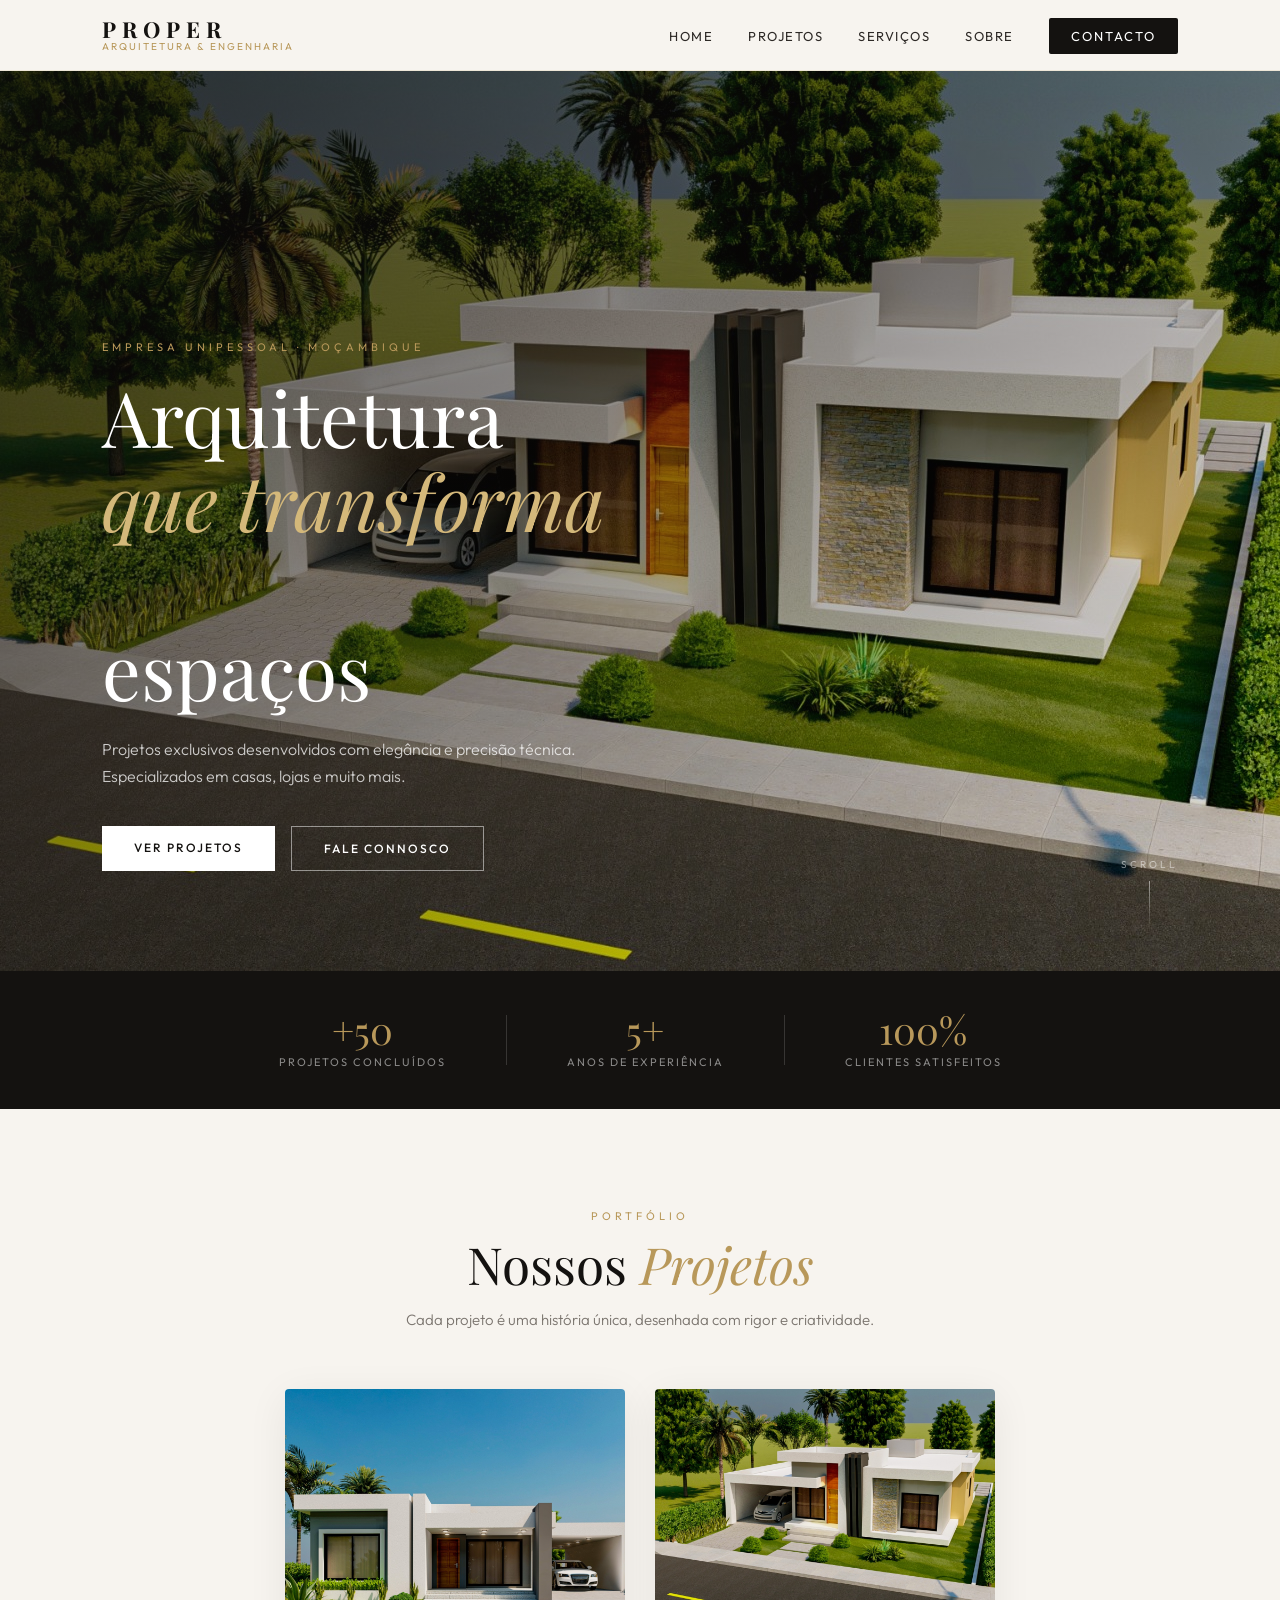
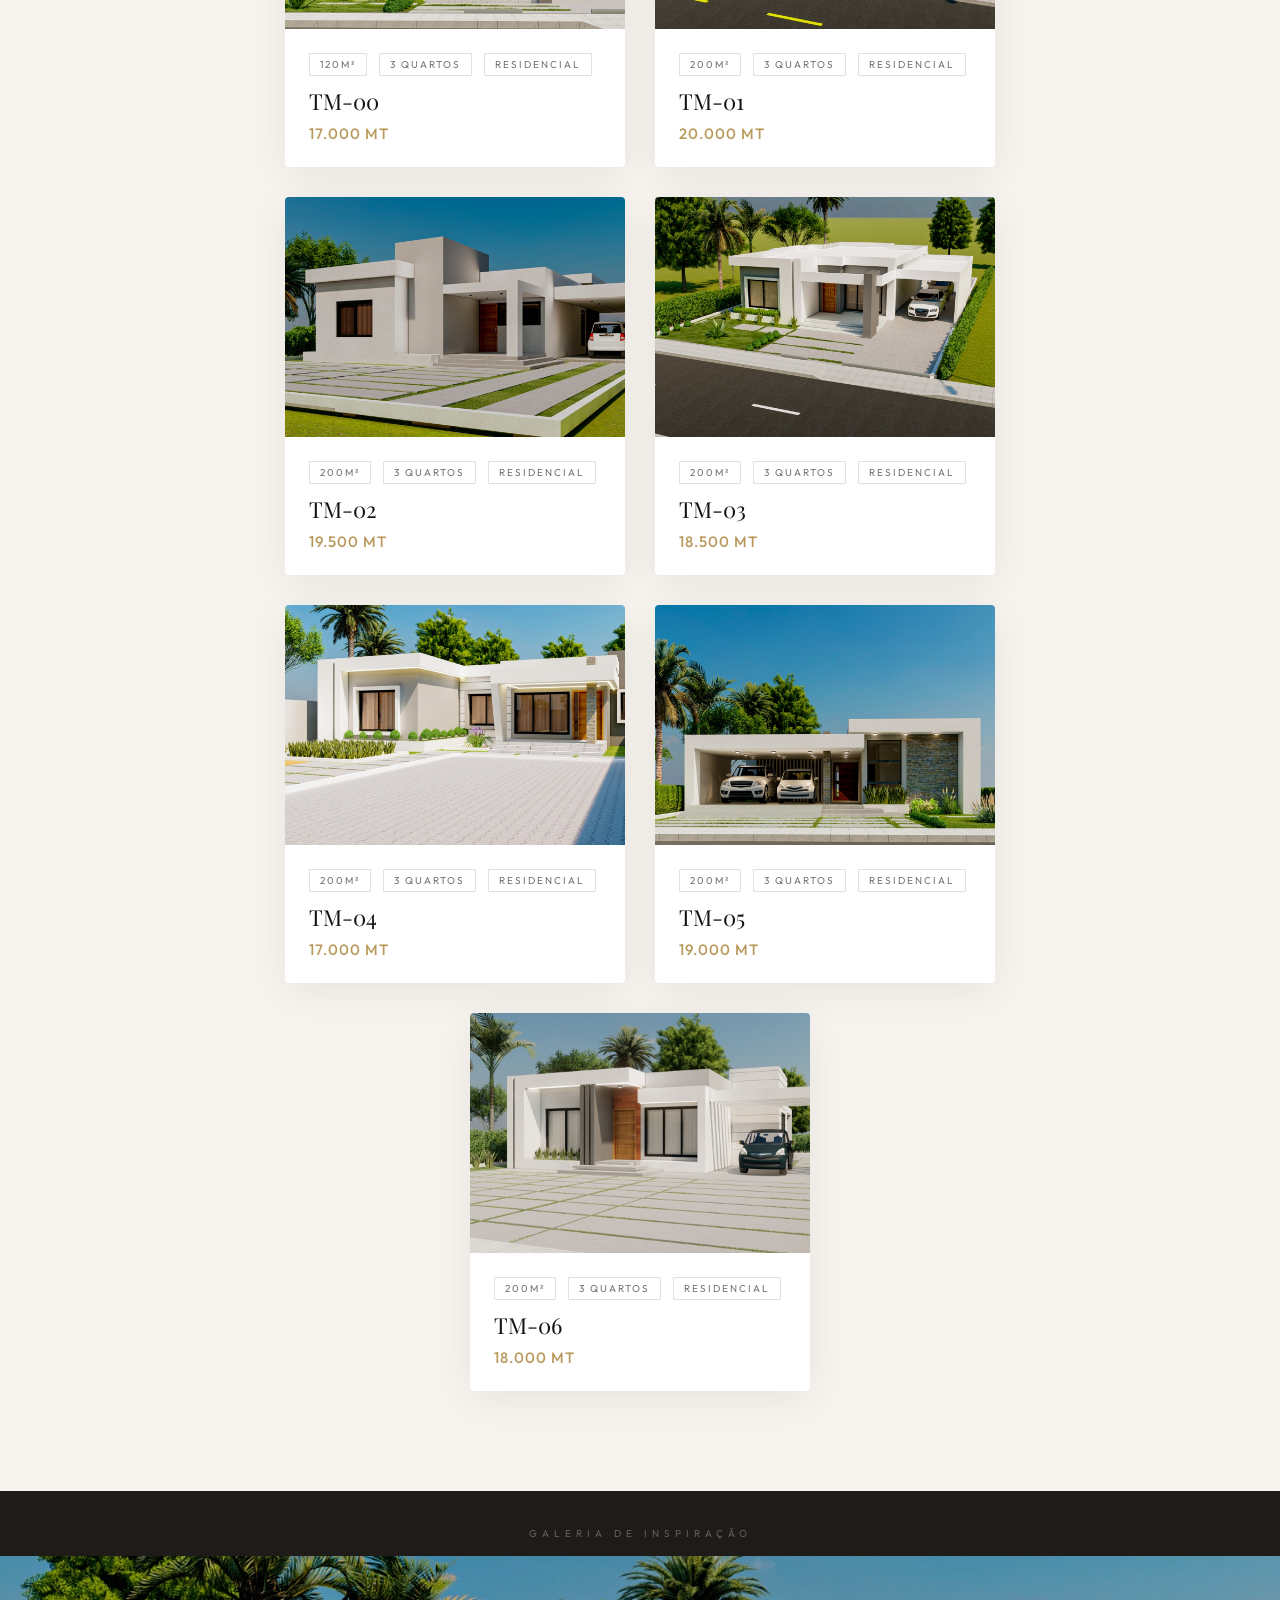
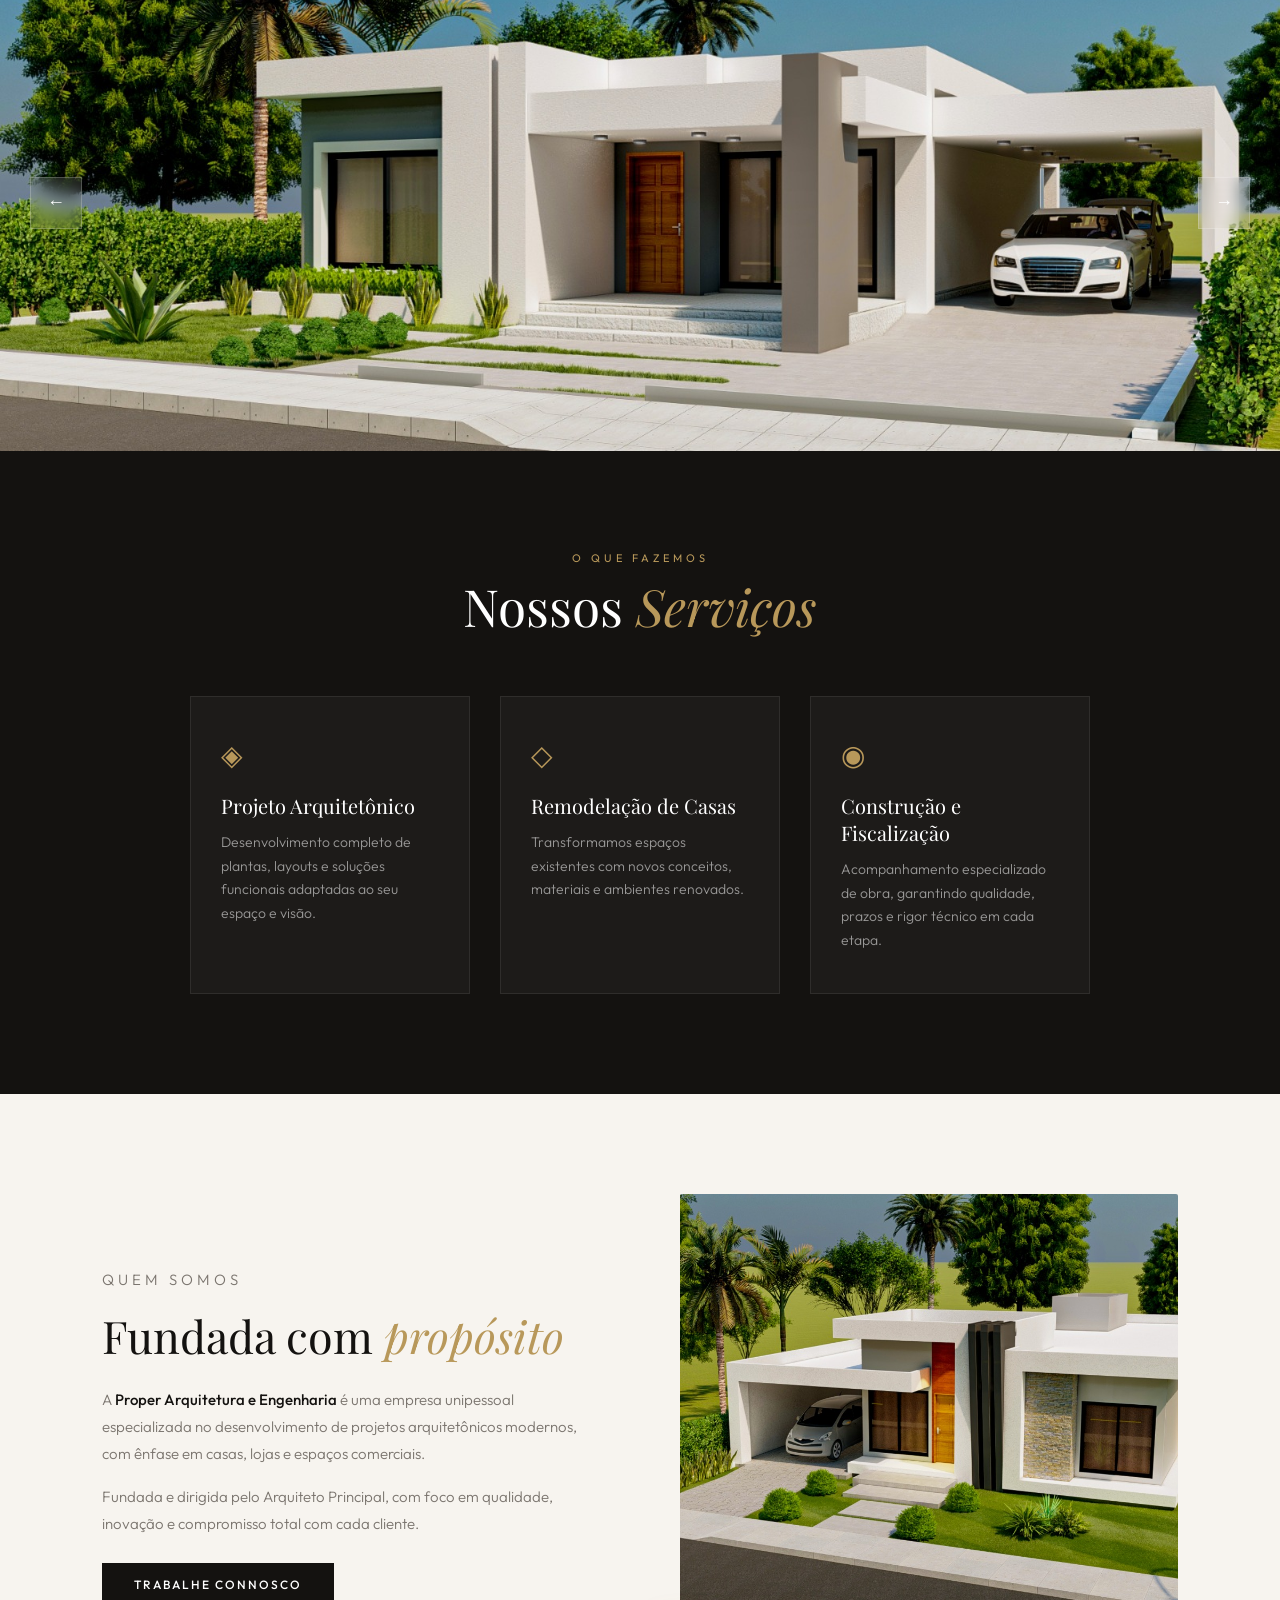
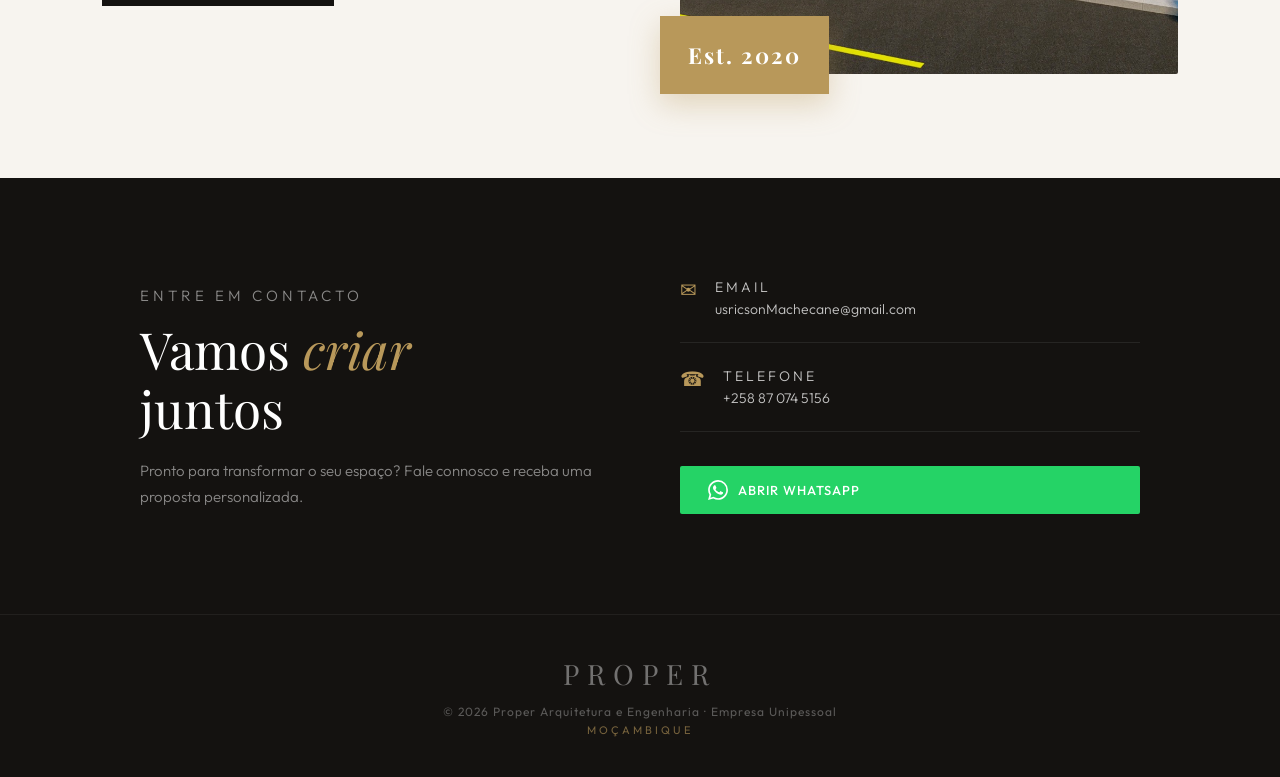
<file: index.html>
<!DOCTYPE html>
<html lang="pt">
<head>
    <meta charset="UTF-8">
    <meta name="viewport" content="width=device-width, initial-scale=1.0">
    <title>Proper Arquitetura e Engenharia</title>
    <link rel="preconnect" href="https://fonts.googleapis.com">
    <link href="https://fonts.googleapis.com/css2?family=Playfair+Display:ital,wght@0,400;0,700;1,400&family=Outfit:wght@300;400;500&display=swap" rel="stylesheet">
    <link rel="stylesheet" href="style.css">
</head>
<body>

<!-- NAVBAR -->
<nav class="navbar" id="navbar">
    <div class="logo">
        <span class="logo-main">PROPER</span>
        <span class="logo-sub">Arquitetura & Engenharia</span>
    </div>
    <ul class="nav-links">
        <li><a href="#home">Home</a></li>
        <li><a href="#projetos">Projetos</a></li>
        <li><a href="#servicos">Serviços</a></li>
        <li><a href="#sobre">Sobre</a></li>
        <li><a href="#contacto" class="nav-cta">Contacto</a></li>
    </ul>
    <button class="menu-toggle" onclick="toggleMenu()">&#9776;</button>
</nav>

<!-- HERO -->
<section id="home" class="hero">
    <div class="hero-overlay"></div>
    <div class="hero-content">
        <p class="hero-tag">Empresa Unipessoal · Moçambique</p>
        <h1>Arquitetura<br><em>que transforma</em><br>espaços</h1>
        <p class="hero-desc">Projetos exclusivos desenvolvidos com elegância e precisão técnica. Especializados em casas, lojas e muito mais.</p>
        <div class="hero-actions">
            <a href="#projetos" class="btn btn-light">Ver Projetos</a>
            <a href="#contacto" class="btn btn-outline">Fale Connosco</a>
        </div>
    </div>
    <div class="hero-scroll">
        <span>Scroll</span>
        <div class="scroll-line"></div>
    </div>
</section>

<!-- STATS -->
<section class="stats-bar">
    <div class="stat">
        <span class="stat-num">+50</span>
        <span class="stat-label">Projetos Concluídos</span>
    </div>
    <div class="stat-divider"></div>
    <div class="stat">
        <span class="stat-num">5+</span>
        <span class="stat-label">Anos de Experiência</span>
    </div>
    <div class="stat-divider"></div>
    <div class="stat">
        <span class="stat-num">100%</span>
        <span class="stat-label">Clientes Satisfeitos</span>
    </div>
</section>

<!-- PROJETOS -->
<section id="projetos" class="section">
    <div class="section-header">
        <p class="section-tag">Portfólio</p>
        <h2>Nossos <em>Projetos</em></h2>
        <p class="section-desc">Cada projeto é uma história única, desenhada com rigor e criatividade.</p>
    </div>
    <div class="grid">
        <div  class="card tm00" data-aos>
            <div class="card-img-wrapper">
                <img class="tm00" src="img/PHOTO-2026-03-10-10-38-46.jpg" alt="TM-00">
                <div class="card-overlay">
                    <button onclick="abrirGaleria('Casa Matola','45.000 MT')" class="btn-ver">Ver Galeria →</button>
                </div>
            </div>
            <div class="card-body">
                <div class="card-meta">
                    <span>120m²</span>
                    <span>3 Quartos</span>
                    <span>Residencial</span>
                </div>
                <h3>TM-00</h3>
                <p class="card-price">17.000 MT</p>
            </div>
        </div>

        <div class="tm01 card" data-aos>
            <div class="card-img-wrapper">
                <img src="img/PHOTO-2026-03-10-10-39-01.jpg" alt="Casa Xipamanine">
                <div class="card-overlay">
                    <button onclick="abrirGaleria('Casa Xipamanine','75.000 MT')" class="btn-ver">Ver Galeria →</button>
                </div>
            </div>
            <div class="card-body">
                <div class="card-meta">
                    <span>200m²</span>
                    <span>3 Quartos</span>
                    <span>Residencial</span>
                </div>
                <h3>TM-01</h3>
                <p class="card-price">20.000 MT</p>
            </div>
        </div>

              <div class="tm02 card" data-aos>
            <div class="card-img-wrapper">
                <img src="img/PHOTO-2026-03-10-10-39-00 4.jpg" alt="Casa Xipamanine">
                <div class="card-overlay">
                    <button onclick="abrirGaleria('Casa Xipamanine','75.000 MT')" class="btn-ver">Ver Galeria →</button>
                </div>
            </div>
            <div class="card-body">
                <div class="card-meta">
                    <span>200m²</span>
                    <span>3 Quartos</span>
                    <span>Residencial</span>
                </div>
                <h3>TM-02</h3>
                <p class="card-price">19.500 MT</p>
            </div>
        </div>

              <div class="tm03 card" data-aos>
            <div class="card-img-wrapper">
                <img src="img/PHOTO-2026-03-10-10-38-49.jpg" alt="Casa Xipamanine">
                <div class="card-overlay">
                    <button onclick="abrirGaleria('Casa Xipamanine','75.000 MT')" class="btn-ver">Ver Galeria →</button>
                </div>
            </div>
            <div class="card-body">
                <div class="card-meta">
                    <span>200m²</span>
                    <span>3 Quartos</span>
                    <span>Residencial</span>
                </div>
                <h3>TM-03</h3>
                <p class="card-price">18.500 MT</p>
            </div>
        </div>

              <div class="tm04 card" data-aos>
            <div class="card-img-wrapper">
                <img src="img/PHOTO-2026-03-10-10-39-01 4.jpg" alt="Casa Xipamanine">
                <div class="card-overlay">
                    <button onclick="abrirGaleria('Casa Xipamanine','75.000 MT')" class="btn-ver">Ver Galeria →</button>
                </div>
            </div>
            <div class="card-body">
                <div class="card-meta">
                    <span>200m²</span>
                    <span>3 Quartos</span>
                    <span>Residencial</span>
                </div>
                <h3>TM-04</h3>
                <p class="card-price">17.000 MT</p>
            </div>
        </div>

              <div class="tm05 card" data-aos>
            <div class="card-img-wrapper">
                <img src="img/PHOTO-2026-03-10-10-38-51.jpg" alt="Casa Xipamanine">
                <div class="card-overlay">
                    <button onclick="abrirGaleria('Casa Xipamanine','75.000 MT')" class="btn-ver">Ver Galeria →</button>
                </div>
            </div>
            <div class="card-body">
                <div class="card-meta">
                    <span>200m²</span>
                    <span>3 Quartos</span>
                    <span>Residencial</span>
                </div>
                <h3>TM-05</h3>
                <p class="card-price">19.000 MT</p>
            </div>
        </div>

              <div class="tm06 card" data-aos>
            <div class="card-img-wrapper">
                <img src="img/PHOTO-2026-03-10-10-39-02 2.jpg" alt="Casa Xipamanine">
                <div class="card-overlay">
                    <button onclick="abrirGaleria('Casa Xipamanine','75.000 MT')" class="btn-ver">Ver Galeria →</button>
                </div>
            </div>
            <div class="card-body">
                <div class="card-meta">
                    <span>200m²</span>
                    <span>3 Quartos</span>
                    <span>Residencial</span>
                </div>
                <h3>TM-06</h3>
                <p class="card-price">18.000 MT</p>
            </div>
        </div>


    </div>
</section>

<!-- CAROUSEL -->
<div class="carousel-section">
    <div class="carousel-label">Galeria de Inspiração</div>
    <div class="carousel">
        <div class="slides">
            <img src="img/PHOTO-2026-03-10-10-38-46 2.jpg" alt="Projeto 1">
            <img src="img/PHOTO-2026-03-10-10-38-47 2.jpg" alt="Projeto 2">
            <img src="img/PHOTO-2026-03-10-10-38-47 3.jpg" alt="Projeto 3">
            <img src="img/PHOTO-2026-03-10-10-38-52.jpg" alt="Projeto 4">
            <img src="img/PHOTO-2026-03-10-10-38-59 2.jpg" alt="Projeto 5">
        </div>
        <button class="prev" aria-label="Anterior">&#8592;</button>
        <button class="next" aria-label="Próximo">&#8594;</button>
    </div>
</div>

<!-- SERVIÇOS -->
<section id="servicos" class="section section-dark">
    <div class="section-header light">
        <p class="section-tag">O que fazemos</p>
        <h2>Nossos <em>Serviços</em></h2>
    </div>
    <div class="grid-servicos">
        <div class="servico" data-aos>
            <div class="servico-icon">◈</div>
            <h3>Projeto Arquitetônico</h3>
            <p>Desenvolvimento completo de plantas, layouts e soluções funcionais adaptadas ao seu espaço e visão.</p>
        </div>
        <div class="servico" data-aos>
            <div class="servico-icon">◇</div>
            <h3>Remodelação de Casas</h3>
            <p>Transformamos espaços existentes com novos conceitos, materiais e ambientes renovados.</p>
        </div>
        <div class="servico" data-aos>
            <div class="servico-icon">◉</div>
            <h3>Construção e Fiscalização</h3>
            <p>Acompanhamento especializado de obra, garantindo qualidade, prazos e rigor técnico em cada etapa.</p>
        </div>
    </div>
</section>

<!-- SOBRE -->
<section id="sobre" class="section sobre-section">
    <div class="sobre-text" data-aos>
        <p class="section-tag">Quem somos</p>
        <h2>Fundada com <em>propósito</em></h2>
        <p>A <strong>Proper Arquitetura e Engenharia</strong> é uma empresa unipessoal especializada no desenvolvimento de projetos arquitetônicos modernos, com ênfase em casas, lojas e espaços comerciais.</p>
        <p>Fundada e dirigida pelo Arquiteto Principal, com foco em qualidade, inovação e compromisso total com cada cliente.</p>
        <a href="#contacto" class="btn btn-dark">Trabalhe Connosco</a>
    </div>
    <div class="sobre-visual" data-aos>
        <div class="sobre-img-frame">
            <img src="img/PHOTO-2026-03-10-10-39-01.jpg" alt="Projeto de Destaque" class="sobre-img">
            <div class="sobre-badge">Est. 2020</div>
        </div>
    </div>
</section>

<!-- CONTACTO -->
<section id="contacto" class="section contacto-section">
    <div class="contacto-inner">
        <div class="contacto-text">
            <p class="section-tag light">Entre em contacto</p>
            <h2>Vamos <em>criar</em><br>juntos</h2>
            <p>Pronto para transformar o seu espaço? Fale connosco e receba uma proposta personalizada.</p>
        </div>
        <div class="contacto-info">
            <div class="contacto-item">
                <span class="contacto-icon">✉</span>
                <div>
                    <p class="contacto-label">Email</p>
                    <p>usricsonMachecane@gmail.com</p>
                </div>
            </div>
            <div class="contacto-item">
                <span class="contacto-icon">☎</span>
                <div>
                    <p class="contacto-label">Telefone</p>
                    <p>+258 87 074 5156</p>
                </div>
            </div>
            <a href="https://wa.me/258842844264" class="btn btn-whatsapp" target="_blank">
                <svg width="20" height="20" viewBox="0 0 24 24" fill="currentColor"><path d="M17.472 14.382c-.297-.149-1.758-.867-2.03-.967-.273-.099-.471-.148-.67.15-.197.297-.767.966-.94 1.164-.173.199-.347.223-.644.075-.297-.15-1.255-.463-2.39-1.475-.883-.788-1.48-1.761-1.653-2.059-.173-.297-.018-.458.13-.606.134-.133.298-.347.446-.52.149-.174.198-.298.298-.497.099-.198.05-.371-.025-.52-.075-.149-.669-1.612-.916-2.207-.242-.579-.487-.5-.669-.51-.173-.008-.371-.01-.57-.01-.198 0-.52.074-.792.372-.272.297-1.04 1.016-1.04 2.479 0 1.462 1.065 2.875 1.213 3.074.149.198 2.096 3.2 5.077 4.487.709.306 1.262.489 1.694.625.712.227 1.36.195 1.871.118.571-.085 1.758-.719 2.006-1.413.248-.694.248-1.289.173-1.413-.074-.124-.272-.198-.57-.347m-5.421 7.403h-.004a9.87 9.87 0 01-5.031-1.378l-.361-.214-3.741.982.998-3.648-.235-.374a9.86 9.86 0 01-1.51-5.26c.001-5.45 4.436-9.884 9.888-9.884 2.64 0 5.122 1.03 6.988 2.898a9.825 9.825 0 012.893 6.994c-.003 5.45-4.437 9.884-9.885 9.884m8.413-18.297A11.815 11.815 0 0012.05 0C5.495 0 .16 5.335.157 11.892c0 2.096.547 4.142 1.588 5.945L.057 24l6.305-1.654a11.882 11.882 0 005.683 1.448h.005c6.554 0 11.89-5.335 11.893-11.893a11.821 11.821 0 00-3.48-8.413z"/></svg>
                Abrir WhatsApp
            </a>
        </div>
    </div>
</section>

<!-- MODAL GALERIA -->
<div id="modal" class="modal" onclick="fecharModalFora(event)">
    <div class="modal-content">
        <button onclick="fecharModal()" class="fechar" aria-label="Fechar">&times;</button>
        <h2 id="tituloProjeto"></h2>
        <p id="precoProjeto" class="modal-preco"></p>
        <div class="galeria">
            <img src="img/PHOTO-2026-03-10-10-38-46.jpg" class="fototm1" alt="Vista 1">
            <img src="img/PHOTO-2026-03-10-10-38-46 2.jpg" class="fototm2" alt="Vista 2">
        </div>
    </div>
</div>



<footer>
    <div class="footer-inner">
        <div class="footer-logo">PROPER</div>
        <p>© 2026 Proper Arquitetura e Engenharia · Empresa Unipessoal</p>
        <p class="footer-sub">Moçambique</p>
    </div>
</footer>

<script src="script.js"></script>
</body>
</html>
</file>
<file: style.css>
/* ===========================
   PROPER Arquitetura & Engenharia
   Design System
=========================== */

:root {
    --cream: #f7f4ef;
    --dark: #141210;
    --dark-2: #1e1b18;
    --gold: #b8985a;
    --gold-light: #d4b87a;
    --text: #2d2926;
    --text-muted: #7a746e;
    --white: #ffffff;
    --font-display: 'Playfair Display', Georgia, serif;
    --font-body: 'Outfit', sans-serif;
}

*, *::before, *::after {
    box-sizing: border-box;
    margin: 0;
    padding: 0;
}

html { scroll-behavior: smooth; }

body {
    font-family: var(--font-body);
    background: var(--cream);
    color: var(--text);
    overflow-x: hidden;
}

em {
    font-family: var(--font-display);
    font-style: italic;
    color: var(--gold);
}

/* ===========================
   NAVBAR
=========================== */
.navbar {
    display: flex;
    justify-content: space-between;
    align-items: center;
    padding: 18px 8%;
    background: rgba(247, 244, 239, 0.95);
    backdrop-filter: blur(12px);
    position: sticky;
    top: 0;
    z-index: 1000;
    border-bottom: 1px solid rgba(184, 152, 90, 0.15);
    transition: background 0.3s;
}

.navbar.scrolled {
    background: rgba(247, 244, 239, 0.98);
    box-shadow: 0 4px 30px rgba(0,0,0,0.06);
}

.logo {
    display: flex;
    flex-direction: column;
    line-height: 1;
}

.logo-main {
    font-family: var(--font-display);
    font-size: 22px;
    font-weight: 700;
    letter-spacing: 6px;
    color: var(--dark);
}

.logo-sub {
    font-size: 10px;
    letter-spacing: 2px;
    color: var(--gold);
    text-transform: uppercase;
    font-weight: 400;
    margin-top: 2px;
}

.nav-links {
    display: flex;
    gap: 35px;
    list-style: none;
    align-items: center;
}

.nav-links a {
    text-decoration: none;
    color: var(--text);
    font-size: 13px;
    letter-spacing: 1.5px;
    text-transform: uppercase;
    font-weight: 400;
    transition: color 0.3s;
    position: relative;
}

.nav-links a::after {
    content: '';
    position: absolute;
    bottom: -3px;
    left: 0;
    width: 0;
    height: 1px;
    background: var(--gold);
    transition: width 0.3s;
}

.nav-links a:hover::after { width: 100%; }
.nav-links a:hover { color: var(--gold); }

.nav-cta {
    background: var(--dark) !important;
    color: var(--white) !important;
    padding: 10px 22px;
    border-radius: 2px;
    letter-spacing: 2px !important;
    transition: background 0.3s !important;
}
.nav-cta:hover { background: var(--gold) !important; }
.nav-cta::after { display: none !important; }

.menu-toggle {
    display: none;
    background: none;
    border: none;
    font-size: 24px;
    cursor: pointer;
    color: var(--dark);
}

/* ===========================
   HERO
=========================== */
.hero {
    height: 100vh;
    min-height: 600px;
    background: url('img/PHOTO-2026-03-10-10-39-01.jpg') center/cover no-repeat;
    position: relative;
    display: flex;
    align-items: flex-end;
    padding: 0 8% 100px;
}

.hero-overlay {
    position: absolute;
    inset: 0;
    background: linear-gradient(
        135deg,
        rgba(14, 12, 10, 0.75) 0%,
        rgba(14, 12, 10, 0.3) 60%,
        transparent 100%
    );
}

.hero-content {
    position: relative;
    z-index: 2;
    max-width: 650px;
}

.hero-tag {
    font-size: 11px;
    letter-spacing: 4px;
    text-transform: uppercase;
    color: var(--gold);
    margin-bottom: 20px;
    font-weight: 400;
}

.hero h1 {
    font-family: var(--font-display);
    font-size: clamp(44px, 6vw, 78px);
    font-weight: 400;
    line-height: 1.1;
    color: var(--white);
    margin-bottom: 24px;
}

.hero h1 em {
    display: block;
    color: var(--gold-light);
}

.hero-desc {
    font-size: 16px;
    color: rgba(255,255,255,0.75);
    font-weight: 300;
    line-height: 1.7;
    max-width: 480px;
    margin-bottom: 36px;
}

.hero-actions {
    display: flex;
    gap: 16px;
    flex-wrap: wrap;
}

.hero-scroll {
    position: absolute;
    bottom: 40px;
    right: 8%;
    z-index: 2;
    display: flex;
    flex-direction: column;
    align-items: center;
    gap: 10px;
    color: rgba(255,255,255,0.5);
    font-size: 10px;
    letter-spacing: 3px;
    text-transform: uppercase;
}

.scroll-line {
    width: 1px;
    height: 50px;
    background: linear-gradient(to bottom, rgba(255,255,255,0.5), transparent);
    animation: scrollPulse 2s ease-in-out infinite;
}

@keyframes scrollPulse {
    0%, 100% { opacity: 0.4; transform: scaleY(1); }
    50% { opacity: 1; transform: scaleY(1.2); }
}

/* ===========================
   BUTTONS
=========================== */
.btn {
    display: inline-block;
    padding: 14px 32px;
    font-family: var(--font-body);
    font-size: 12px;
    letter-spacing: 2px;
    text-transform: uppercase;
    text-decoration: none;
    cursor: pointer;
    border: none;
    transition: all 0.3s ease;
    font-weight: 500;
}

.btn-light {
    background: var(--white);
    color: var(--dark);
}
.btn-light:hover {
    background: var(--gold);
    color: var(--white);
}

.btn-outline {
    background: transparent;
    color: var(--white);
    border: 1px solid rgba(255,255,255,0.5);
}
.btn-outline:hover {
    border-color: var(--gold);
    color: var(--gold);
}

.btn-dark {
    background: var(--dark);
    color: var(--white);
}
.btn-dark:hover {
    background: var(--gold);
    color: var(--white);
}

.btn-whatsapp {
    display: inline-flex;
    align-items: center;
    gap: 10px;
    background: #25D366;
    color: white;
    padding: 14px 28px;
    text-decoration: none;
    font-size: 13px;
    font-weight: 500;
    letter-spacing: 1px;
    transition: background 0.3s;
    border-radius: 2px;
    margin-top: 10px;
}
.btn-whatsapp:hover { background: #1ebe5a; }

/* ===========================
   STATS BAR
=========================== */
.stats-bar {
    background: var(--dark);
    padding: 40px 8%;
    display: flex;
    justify-content: center;
    align-items: center;
    gap: 60px;
    flex-wrap: wrap;
}

.stat {
    display: flex;
    flex-direction: column;
    align-items: center;
    gap: 6px;
}

.stat-num {
    font-family: var(--font-display);
    font-size: 38px;
    color: var(--gold);
    font-weight: 400;
    line-height: 1;
}

.stat-label {
    font-size: 11px;
    letter-spacing: 2px;
    text-transform: uppercase;
    color: rgba(255,255,255,0.5);
}

.stat-divider {
    width: 1px;
    height: 50px;
    background: rgba(255,255,255,0.15);
}

/* ===========================
   SECTIONS
=========================== */
.section {
    padding: 100px 8%;
}

.section-header {
    text-align: center;
    margin-bottom: 60px;
}

.section-tag {
    font-size: 11px;
    letter-spacing: 4px;
    text-transform: uppercase;
    color: var(--gold);
    font-weight: 400;
    margin-bottom: 12px;
    display: block;
}

.section-header h2 {
    font-family: var(--font-display);
    font-size: clamp(32px, 4vw, 52px);
    font-weight: 400;
    line-height: 1.15;
    color: var(--dark);
}

.section-header.light h2 { color: var(--white); }
.section-header.light .section-tag { color: var(--gold); }

.section-desc {
    color: var(--text-muted);
    font-size: 15px;
    font-weight: 300;
    margin-top: 16px;
    max-width: 500px;
    margin-left: auto;
    margin-right: auto;
}

/* ===========================
   PROJETOS / CARDS
=========================== */
.grid {
    display: flex;
    gap: 30px;
    justify-content: center;
    flex-wrap: wrap;
}

.card {
    background: var(--white);
    border-radius: 4px;
    width: 340px;
    overflow: hidden;
    box-shadow: 0 8px 40px rgba(0,0,0,0.07);
    transition: transform 0.4s ease, box-shadow 0.4s ease;
}

.card:hover {
    transform: translateY(-8px);
    box-shadow: 0 20px 60px rgba(0,0,0,0.12);
}

.card-img-wrapper {
    position: relative;
    overflow: hidden;
    height: 240px;
}

.card-img-wrapper img {
    width: 100%;
    height: 100%;
    object-fit: cover;
    transition: transform 0.6s ease;
    display: block;
}

.card:hover .card-img-wrapper img {
    transform: scale(1.07);
}

.card-overlay {
    position: absolute;
    inset: 0;
    background: rgba(14, 12, 10, 0.55);
    display: flex;
    align-items: center;
    justify-content: center;
    opacity: 0;
    transition: opacity 0.4s ease;
}

.card:hover .card-overlay { opacity: 1; }

.btn-ver {
    background: var(--white);
    color: var(--dark);
    border: none;
    padding: 12px 24px;
    font-size: 12px;
    letter-spacing: 1.5px;
    text-transform: uppercase;
    cursor: pointer;
    font-family: var(--font-body);
    font-weight: 500;
    transition: background 0.3s;
}
.btn-ver:hover { background: var(--gold); color: white; }

.card-body {
    padding: 24px;
}

.card-meta {
    display: flex;
    gap: 12px;
    margin-bottom: 10px;
}

.card-meta span {
    font-size: 10px;
    letter-spacing: 2px;
    text-transform: uppercase;
    color: var(--text-muted);
    padding: 4px 10px;
    border: 1px solid rgba(0,0,0,0.12);
    border-radius: 1px;
}

.card-body h3 {
    font-family: var(--font-display);
    font-size: 22px;
    font-weight: 400;
    color: var(--dark);
    margin-bottom: 8px;
}

.card-price {
    color: var(--gold);
    font-weight: 500;
    font-size: 15px;
    letter-spacing: 1px;
}

/* ===========================
   CAROUSEL
=========================== */
.carousel-section {
    position: relative;
    background: var(--dark-2);
    padding: 20px 0 0;
}

.carousel-label {
    text-align: center;
    font-size: 10px;
    letter-spacing: 5px;
    text-transform: uppercase;
    color: rgba(255,255,255,0.3);
    padding: 16px;
    font-family: var(--font-body);
}

.carousel {
    position: relative;
    height: 55vh;
    overflow: hidden;
}

.slides {
    display: flex;
    height: 100%;
    transition: transform 0.6s cubic-bezier(0.25, 0.46, 0.45, 0.94);
}

.slides img {
    min-width: 100vw;
    width: 100vw;
    height: 100%;
    object-fit: cover;
    flex-shrink: 0;
    display: block;
}

button.prev, button.next {
    position: absolute;
    top: 50%;
    transform: translateY(-50%);
    background: rgba(247, 244, 239, 0.1);
    color: var(--white);
    border: 1px solid rgba(255,255,255,0.2);
    width: 52px;
    height: 52px;
    cursor: pointer;
    font-size: 18px;
    transition: all 0.3s;
    display: flex;
    align-items: center;
    justify-content: center;
    backdrop-filter: blur(8px);
    z-index: 10;
}

button.prev { left: 30px; }
button.next { right: 30px; }

button.prev:hover, button.next:hover {
    background: var(--gold);
    border-color: var(--gold);
}

/* ===========================
   SERVIÇOS (dark section)
=========================== */
.section-dark {
    background: var(--dark);
}

.grid-servicos {
    display: flex;
    gap: 30px;
    flex-wrap: wrap;
    justify-content: center;
}

.servico {
    background: rgba(255,255,255,0.04);
    border: 1px solid rgba(255,255,255,0.08);
    padding: 40px 30px;
    width: 280px;
    transition: all 0.4s ease;
    text-align: left;
    position: relative;
    overflow: hidden;
}

.servico::before {
    content: '';
    position: absolute;
    bottom: 0;
    left: 0;
    width: 0;
    height: 2px;
    background: var(--gold);
    transition: width 0.4s ease;
}

.servico:hover::before { width: 100%; }

.servico:hover {
    background: rgba(255,255,255,0.07);
    transform: translateY(-4px);
}

.servico-icon {
    font-size: 28px;
    color: var(--gold);
    margin-bottom: 20px;
    display: block;
}

.servico h3 {
    font-family: var(--font-display);
    font-size: 20px;
    font-weight: 400;
    color: var(--white);
    margin-bottom: 12px;
}

.servico p {
    font-size: 14px;
    color: rgba(255,255,255,0.55);
    line-height: 1.7;
    font-weight: 300;
}

/* ===========================
   SOBRE
=========================== */
.sobre-section {
    display: grid;
    grid-template-columns: 1fr 1fr;
    gap: 80px;
    align-items: center;
}

.sobre-text .section-tag { text-align: left; }

.sobre-text h2 {
    font-family: var(--font-display);
    font-size: clamp(32px, 3.5vw, 48px);
    font-weight: 400;
    color: var(--dark);
    margin-bottom: 24px;
    line-height: 1.2;
}

.sobre-text p {
    font-size: 15px;
    color: var(--text-muted);
    line-height: 1.8;
    font-weight: 300;
    margin-bottom: 16px;
}

.sobre-text p strong {
    color: var(--dark);
    font-weight: 500;
}

.sobre-text .btn { margin-top: 10px; }

.sobre-visual {
    position: relative;
}

.sobre-img-frame {
    position: relative;
    display: inline-block;
    width: 100%;
}

.sobre-img {
    width: 100%;
    height: 480px;
    object-fit: cover;
    display: block;
    border-radius: 2px;
}

.sobre-badge {
    position: absolute;
    bottom: -20px;
    left: -20px;
    background: var(--gold);
    color: var(--white);
    padding: 24px 28px;
    font-family: var(--font-display);
    font-size: 22px;
    font-weight: 700;
    letter-spacing: 2px;
    box-shadow: 0 10px 30px rgba(184,152,90,0.35);
}

/* ===========================
   CONTACTO
=========================== */
.contacto-section {
    background: var(--dark);
    padding: 100px 8%;
}

.contacto-inner {
    display: grid;
    grid-template-columns: 1fr 1fr;
    gap: 80px;
    align-items: center;
    max-width: 1000px;
    margin: 0 auto;
}

.contacto-text h2 {
    font-family: var(--font-display);
    font-size: clamp(36px, 4vw, 56px);
    font-weight: 400;
    color: var(--white);
    line-height: 1.15;
    margin: 12px 0 20px;
}

.contacto-text p {
    color: rgba(255,255,255,0.5);
    font-size: 15px;
    font-weight: 300;
    line-height: 1.7;
}

.contacto-info {
    display: flex;
    flex-direction: column;
    gap: 24px;
}

.contacto-item {
    display: flex;
    align-items: flex-start;
    gap: 18px;
    padding-bottom: 24px;
    border-bottom: 1px solid rgba(255,255,255,0.08);
}

.contacto-icon {
    font-size: 20px;
    color: var(--gold);
    line-height: 1;
    padding-top: 2px;
}

.contacto-label {
    font-size: 10px;
    letter-spacing: 3px;
    text-transform: uppercase;
    color: var(--gold);
    margin-bottom: 4px !important;
}

.contacto-item p {
    font-size: 14px;
    color: rgba(255,255,255,0.75);
    font-weight: 300;
}

/* ===========================
   MODAL
=========================== */
.modal {
    display: none;
    position: fixed;
    inset: 0;
    background: rgba(14, 12, 10, 0.9);
    justify-content: center;
    align-items: center;
    z-index: 2000;
    backdrop-filter: blur(6px);
    animation: fadeIn 0.3s ease;
}

@keyframes fadeIn {
    from { opacity: 0; }
    to { opacity: 1; }
}

.modal-content {
    background: var(--white);
    padding: 50px;
    width: 90%;
    max-width: 820px;
    border-radius: 2px;
    position: relative;
    animation: slideUp 0.3s ease;
}

@keyframes slideUp {
    from { transform: translateY(30px); opacity: 0; }
    to { transform: translateY(0); opacity: 1; }
}

.modal-content h2 {
    font-family: var(--font-display);
    font-size: 30px;
    font-weight: 400;
    color: var(--dark);
    margin-bottom: 6px;
}

.modal-preco {
    color: var(--gold);
    font-size: 15px;
    letter-spacing: 1px;
    margin-bottom: 28px;
}

.galeria {
    display: grid;
    grid-template-columns: 1fr 1fr;
    gap: 16px;
}

.galeria img {
    width: 100%;
    height: 220px;
    object-fit: cover;
    border-radius: 2px;
    display: block;
}

.fechar {
    position: absolute;
    top: 20px;
    right: 24px;
    background: none;
    border: none;
    font-size: 28px;
    cursor: pointer;
    color: var(--text-muted);
    line-height: 1;
    transition: color 0.2s;
    padding: 0;
}
.fechar:hover { color: var(--dark); }

/* ===========================
   FOOTER
=========================== */
footer {
    background: var(--dark);
    border-top: 1px solid rgba(255,255,255,0.06);
    padding: 40px;
}

.footer-inner {
    text-align: center;
}

.footer-logo {
    font-family: var(--font-display);
    font-size: 28px;
    letter-spacing: 8px;
    color: var(--white);
    margin-bottom: 12px;
    opacity: 0.4;
}

footer p {
    font-size: 12px;
    color: rgba(255,255,255,0.3);
    letter-spacing: 1px;
}

.footer-sub {
    margin-top: 4px;
    font-size: 11px !important;
    letter-spacing: 3px !important;
    color: var(--gold) !important;
    opacity: 0.6;
    text-transform: uppercase;
}

/* ===========================
   AOS ANIMATIONS
=========================== */
[data-aos] {
    opacity: 0;
    transform: translateY(28px);
    transition: opacity 0.7s ease, transform 0.7s ease;
}

[data-aos].visible {
    opacity: 1;
    transform: translateY(0);
}

/* ===========================
   RESPONSIVE
=========================== */
@media (max-width: 900px) {
    .sobre-section,
    .contacto-inner {
        grid-template-columns: 1fr;
        gap: 50px;
    }

    .sobre-img { height: 320px; }
    .sobre-badge { bottom: -15px; left: 0; }

    .stat-divider { display: none; }
    .stats-bar { gap: 30px; }
}

@media (max-width: 700px) {
    .nav-links { display: none; flex-direction: column; position: absolute; top: 70px; left: 0; right: 0; background: var(--cream); padding: 20px; border-bottom: 1px solid rgba(0,0,0,0.08); }
    .nav-links.open { display: flex; }
    .menu-toggle { display: block; }

    .hero { padding: 0 6% 80px; }
    .section { padding: 70px 6%; }
    .contacto-section { padding: 70px 6%; }

    .card { width: 100%; max-width: 380px; }
    .servico { width: 100%; max-width: 380px; }
    .galeria { grid-template-columns: 1fr; }

    .hero-actions { flex-direction: column; }
    .btn { text-align: center; }
}
</file>
